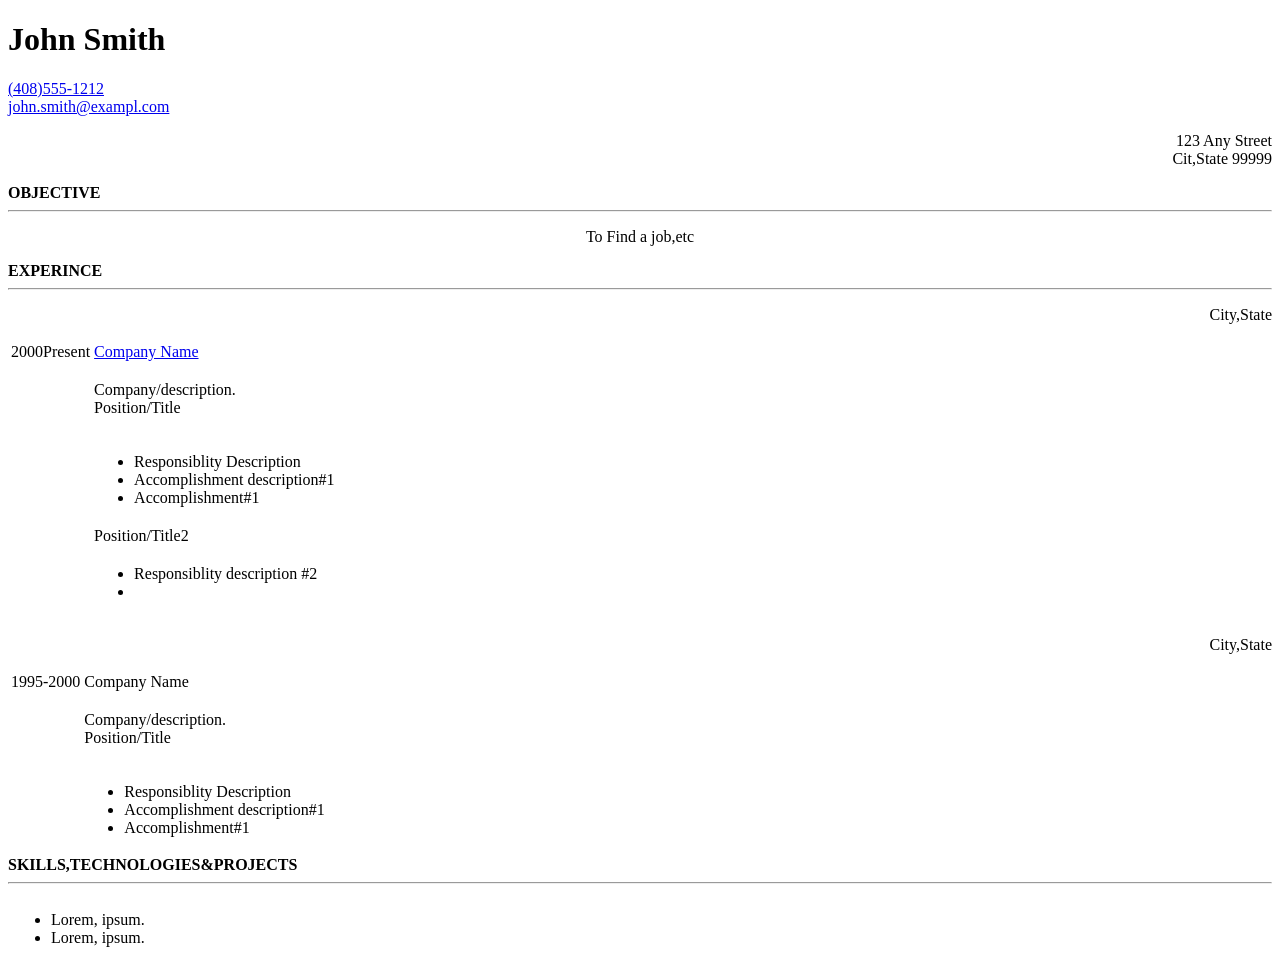
<file: index.html>
<!doctype html>
<html lang="en">
  <head>
    <meta charset="UTF-8" />
    <meta name="viewport" content="width=device-width, initial-scale=1.0" />
    <title>Document</title>
  </head>
  <body>
    <header>
      <h1>John Smith</h1>
      <a href="tel:(408)555-1212">(408)555-1212</a><br />
      <a href="mailto:john.smith@exampl.com">john.smith@exampl.com</a>
      <p align="right">123 Any Street <br />Cit,State 99999</p>
    </header>
    <section>
      <strong>OBJECTIVE</strong>
      <hr />
      <p align="center">To Find a job,etc</p>
    </section>
    <main>
      <strong>EXPERINCE</strong>
      <hr />
      <table>
        <tr>
          <td rowspan="5" valign="top">2000Present</td>
          <td><a href="#">Company Name</a></td>
          <p align="right">City,State</p>
        </tr>
        <tr>
          <td>
            <p>Company/description.<br />Position/Title</p>
          </td>
        </tr>
        <tr>
          <td>
            <ul>
              <li>Responsiblity Description</li>
              <li>Accomplishment description#1</li>
              <li>Accomplishment#1</li>
            </ul>
          </td>
        </tr>
        <tr>
          <td>Position/Title2</td>
        </tr>
        <tr>
          <td>
            <ul>
              <li>Responsiblity description #2</li>
              <li></li>
            </ul>
          </td>
        </tr>
      </table>
      <table>
        <tr>
          <td rowspan="5" valign="top">1995-2000</td>
          <td>Company Name</td>
          <p align="right">City,State</p>
        </tr>
        <tr>
          <td>
            <p>Company/description.<br />Position/Title</p>
          </td>
        </tr>
        <tr>
          <td>
            <ul>
              <li>Responsiblity Description</li>
              <li>Accomplishment description#1</li>
              <li>Accomplishment#1</li>
            </ul>
          </td>
        </tr>
      </table>
    </main>
    <footer>
      <strong>SKILLS,TECHNOLOGIES&PROJECTS</strong>
      <hr />
      <table>
        <tr>
          <td>
            <ul>
              <li>Lorem, ipsum.</li>
              <li>Lorem, ipsum.</li>
            </ul>
          </td>
        </tr>
      </table>
    </footer>
  </body>
</html>
</file>
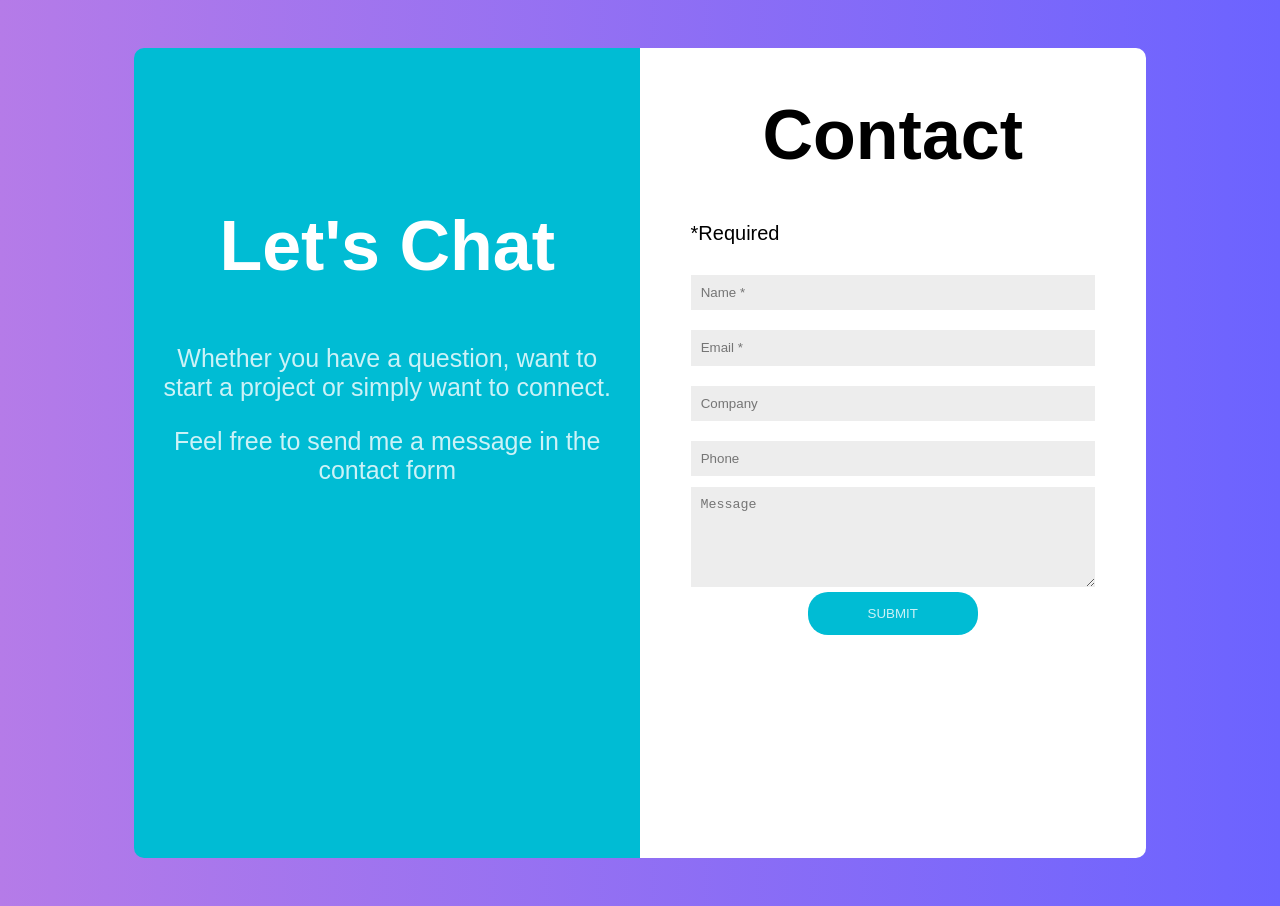
<file: task2/index.html>
<!doctype html>
<html lang="en">
  <head>
    <meta charset="UTF-8" />
    <meta name="viewport" content="width=device-width, initial-scale=1.0" />
    <title>Document</title>
    <link rel="stylesheet" href="css/style.css" />
  </head>
  <body>
    <header>
      <div class="container">
        <aside class="box">
          <h1>Let's Chat</h1>
          <p>
            Whether you have a question, want to<br />
            start a project or simply want to connect.
          </p>
          <p>
            Feel free to send me a message in the<br />
            contact form
          </p>
        </aside><main class="box">
          <h1>Contact</h1>
          <form action="">
            <p class="required">*Required</p>
            <input type="text" placeholder="Name *" /><br />
            <input type="email" placeholder="Email *" /><br />
            <input type="text" placeholder="Company" /><br />
            <input type="tel" placeholder="Phone" /><br />
            <textarea name="" id="" placeholder="Message"></textarea><br />
            <button type="submit">SUBMIT</button>
          </form>
        </main>
      </div>
    </header>
  </body>
</html>
</file>
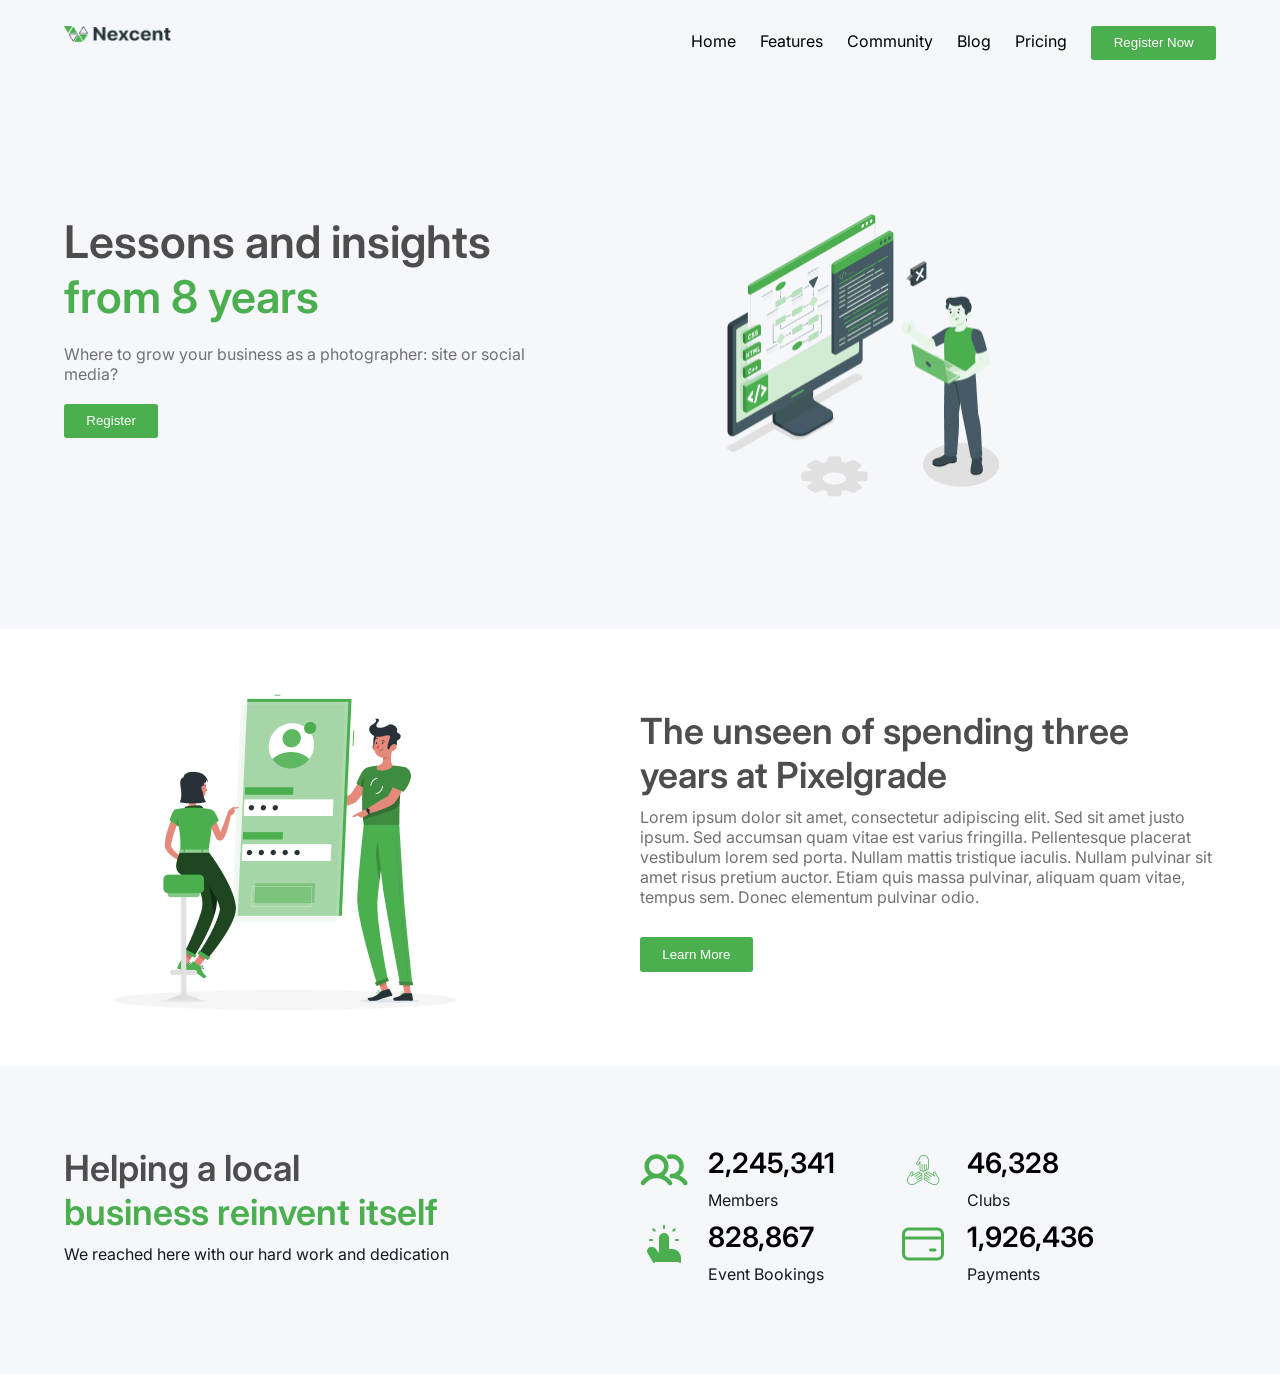
<file: test/index.html>
<!doctype html>
<html lang="en">
  <head>
    <meta charset="UTF-8" />
    <meta name="viewport" content="width=device-width, initial-scale=1.0" />
    <title>Document</title>
    <link rel="preconnect" href="https://fonts.googleapis.com" />
    <link rel="preconnect" href="https://fonts.gstatic.com" crossorigin />
    <link
      href="https://fonts.googleapis.com/css2?family=Inter:ital,opsz,wght@0,14..32,100..900;1,14..32,100..900&display=swap"
      rel="stylesheet"
    />
    <link rel="stylesheet" href="css/style.css" />
  </head>
  <body>
    <nav class="bg-section">
      <div class="container">
        <div class="logo float-left align-middle">
          <img src="assets/Logo.png" alt="logo" />
        </div>
        <ul class="float-right align-middle">
          <li class="d-inline-block ml-20"><a href="#">Home</a></li>
          <li class="d-inline-block ml-20"><a href="#">Features</a></li>
          <li class="d-inline-block ml-20"><a href="#">Community</a></li>
          <li class="d-inline-block ml-20"><a href="#">Blog</a></li>
          <li class="d-inline-block ml-20"><a href="#">Pricing</a></li>
          <li class="d-inline-block ml-20">
            <button class="style-button">Register Now</button>
          </li>
        </ul>
        <div class="clear-fix"></div>
      </div>
    </nav>
    <header class="padding bg-section">
      <div class="container">
        <div class="details float-left">
          <h1 class="text-muted">
            Lessons and insights
            <span class="text-green d-block">from 8 years</span>
          </h1>
          <p>
            Where to grow your business as a photographer: site or social media?
          </p>
          <button class="style-button">Register</button>
        </div>
        <div class="float-left w-45">
          <img src="assets/Illustration (6).png" alt="" />
        </div>
        <div class="clear-fix"></div>
      </div>
    </header>
    <section>
      <div class="container">
        <div class="float-left card w-50 align-middle">
          <img src="assets/Frame 35.png" alt="" />
        </div>
        <div class="float-right card-body padding-block w-50 align-middle">
          <h2 class="text-muted">
            The unseen of spending three years at Pixelgrade
          </h2>
          <p>
            Lorem ipsum dolor sit amet, consectetur adipiscing elit. Sed sit
            amet justo ipsum. Sed accumsan quam vitae est varius fringilla.
            Pellentesque placerat vestibulum lorem sed porta. Nullam mattis
            tristique iaculis. Nullam pulvinar sit amet risus pretium auctor.
            Etiam quis massa pulvinar, aliquam quam vitae, tempus sem. Donec
            elementum pulvinar odio.
          </p>
          <button class="style-button">Learn More</button>
        </div>
        <div class="clear-fix"></div>
      </div>
    </section>
    <section class="section-2 bg-section padding-block">
      <div class="container">
        <div class="float-left content w-50">
          <h2 class="text-muted">
            Helping a local
            <span class="text-green d-block">business reinvent itself</span>
          </h2>
          <p>We reached here with our hard work and dedication</p>
        </div>
        <div class="float-left list-icons w-50">
          <div class="w-45 float-left">
            <img
              class="icons w-50 float-left"
              src="assets/icons/Icon (3).png"
              alt=""
            />
            <div class="ml-20 float-left">
              <h2>2,245,341</h2>
              <p>Members</p>
            </div>
            <div class="clear-fix"></div>
          </div>
          <div class="w-45 float-left">
            <img
              class="icons w-50 float-left"
              src="assets/icons/Icon.png"
              alt=""
            />
            <div class="ml-20 float-left">
              <h2>46,328</h2>
              <p>Clubs</p>
            </div>
            <div class="clear-fix"></div>
          </div>
          <div class="w-45 float-left">
            <img
              class="icons w-50 float-left"
              src="assets/icons/Icon (1).png"
              alt=""
            />
            <div class="ml-20 float-left">
              <h2>828,867</h2>
              <p>Event Bookings</p>
            </div>
            <div class="clear-fix"></div>
          </div>
          <div class="w-45 float-left">
            <img
              class="icons w-50 float-left"
              src="assets/icons/Icon (2).png"
              alt=""
            />
            <div class="ml-20 float-left">
              <h2>1,926,436</h2>
              <p>Payments</p>
            </div>
            <div class="clear-fix"></div>
          </div>
          <div class="clear-fix"></div>
        </div>
        <div class="clear-fix"></div>
      </div>
    </section>
  </body>
</html>
</file>
<file: task2/css/style.css>
*,
*::after,
*::before {
  box-sizing: border-box;
}
body {
  font-family: "Poppins", sans-serif;

  background: linear-gradient(to right, #b57be8, #6c63ff);
}

.container {
  padding-block: 40px;
  width: 80%;
  margin: auto;
}

.box {
  display: inline-block;
  vertical-align: top;
}

aside {
  background-color: #00bcd4;
  text-align: center;
  color: #fff;
  width: 50%;
  height: 90vh;
  text-align: center;
  border-top-left-radius: 10px;
  border-bottom-left-radius: 10px;
  padding-block: 100px;
}

aside h1 {
  font-size: 70px;
  font-weight: bolder;
}
aside p {
  font-size: 25px;
  color: rgba(255, 255, 255, 0.8);
}
main {
  height: 90vh;
  text-align: center;
  width: 50%;
  background-color: #fff;
  border-top-right-radius: 10px;
  border-bottom-right-radius: 10px;
}
main h1 {
  font-size: 70px;
  font-weight: bolder;
}
form {
  font-size: 20px;
}
form .required {
  text-align: start;
  padding-left: 10%;
}
form input {
  padding: 2%;
  margin: 2%;
  border: 0;
  background-color: rgb(211, 211, 211, 0.4);
  width: 80%;
}
form textarea {
  width: 80%;
  height: 100px;
  padding: 10px;
  border: 0;
  background-color: rgb(211, 211, 211, 0.4);
  min-width: 80%;
  max-width: 80%;

  max-height: 100px;
}
form button {
  background-color: #00bcd4;
  color: rgba(255, 255, 255, 0.8);
  border: 0;
  padding: 14px 60px;
  border-radius: 20px;
}
</file>
<file: test/css/style.css>
/* Revert Style */
* {
  box-sizing: border-box;
  padding: 0;
  margin: 0;
}
body {
  font-family: "Inter", sans-serif;
}
h1,
h2 {
  font-weight: 600;
}
h2 {
  font-size: 36px;
}
div img {
  width: 100%;
}
/* Global style */
.w-45 {
  width: 45%;
}
.ml-20 {
  margin-left: 20px;
}
.padding-block {
  padding-block: 80px;
}
.w-50 {
  width: 50%;
}
.d-block {
  display: block;
}
.text-green {
  color: #4caf4f;
}
.text-muted {
  color: #4d4d4d;
}
.bg-section {
  background-color: #f5f7fa;
}

p {
  color: #717171;
}
.d-inline-block {
  display: inline-block;
}
.align-middle {
  vertical-align: middle;
}
.container {
  width: 90%;
  margin: auto;
}
a {
  text-decoration: none;
  color: inherit;
}
ul {
  list-style: none;
}
.float-left {
  float: left;
}
.float-right {
  float: right;
}
.clear-fix {
  clear: both;
}
.details {
  text-align: start;
  width: 45%;
  margin-right: 22px;
}

.style-button {
  background-color: #4caf4f;
  padding: 9.74px 22.27px;
  border: 0;
  border-radius: 2.78px;
  color: #fff;
}
/* custom style */
nav {
  padding-block: 2%;
}
nav img {
  width: 107px;
}

header {
  text-align: center;
  padding-block: 10%;
}
header h1 {
  font-size: 45px;
}

header p {
  margin-block: 20px;
}
header img {
  width: 272.5px;
}
section img {
  width: 442px;
}
section p {
  padding-block: 10px;
}
section button {
  padding: 14px 32px;
  margin-top: 20px;
}
.section-2 p {
  color: #18191f;
  font-size: 16px;
}
.section-2 .list-icons div h2 {
  font-size: 28px;
}
.section-2 .list-icons .icons {
  width: 48px;
}
</file>
